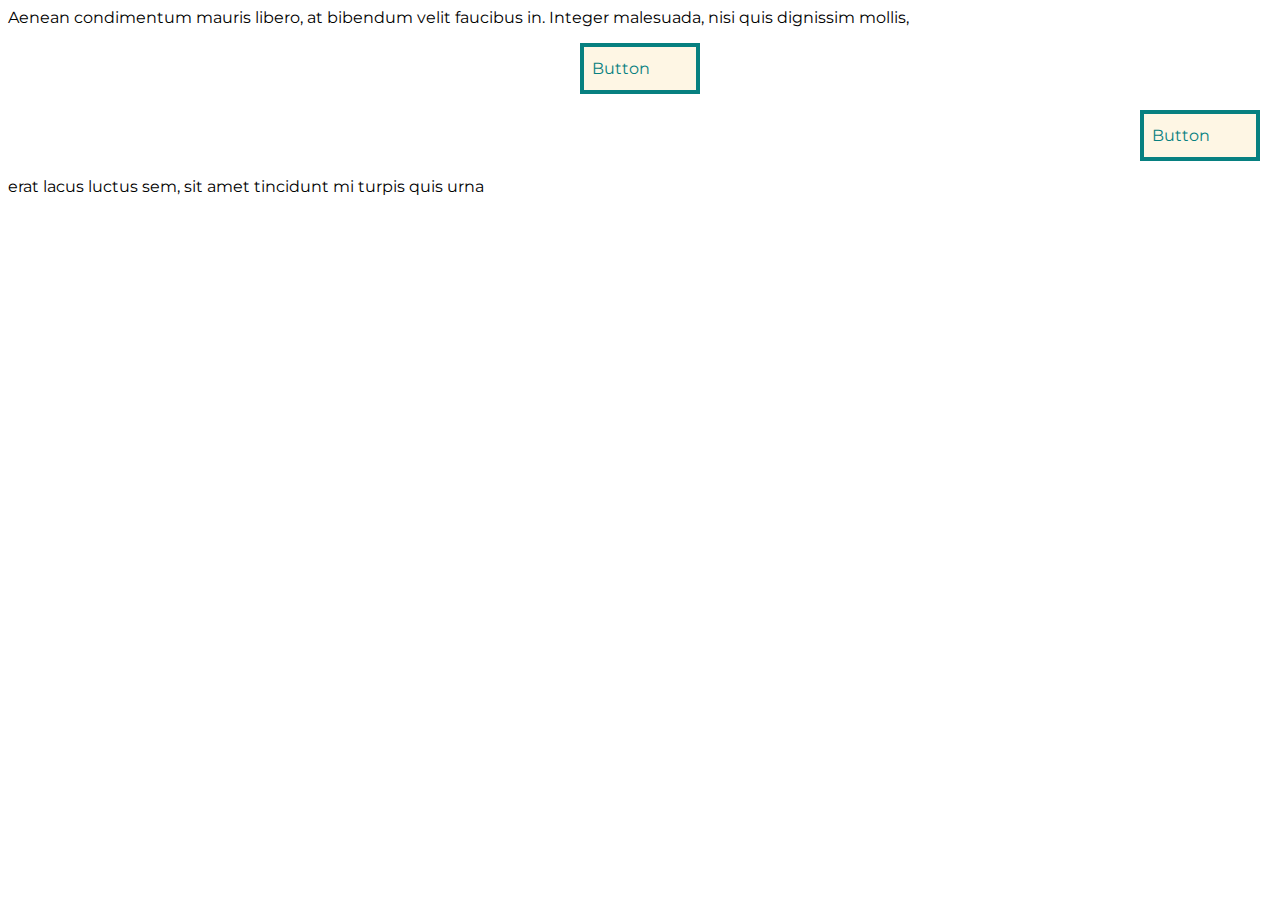
<file: box-model-tutorial-main/index.html>
<!DOCTYPE html>
<html lang="en">

<head>
  <meta charset="UTF-8">
  <meta http-equiv="X-UA-Compatible" content="IE=edge">
  <meta name="viewport" content="width=device-width, initial-scale=1.0">
  <link rel="stylesheet" href="style.css">

  <title>Box Model</title>
</head>

<body>
  <div>Aenean condimentum mauris libero, at bibendum velit faucibus in. Integer malesuada, nisi quis dignissim mollis,
    <a href="#">Button</a><a href="#">Button</a>
    erat lacus luctus sem, sit amet tincidunt mi turpis quis urna
  </div>
</body>

</html>
</file>
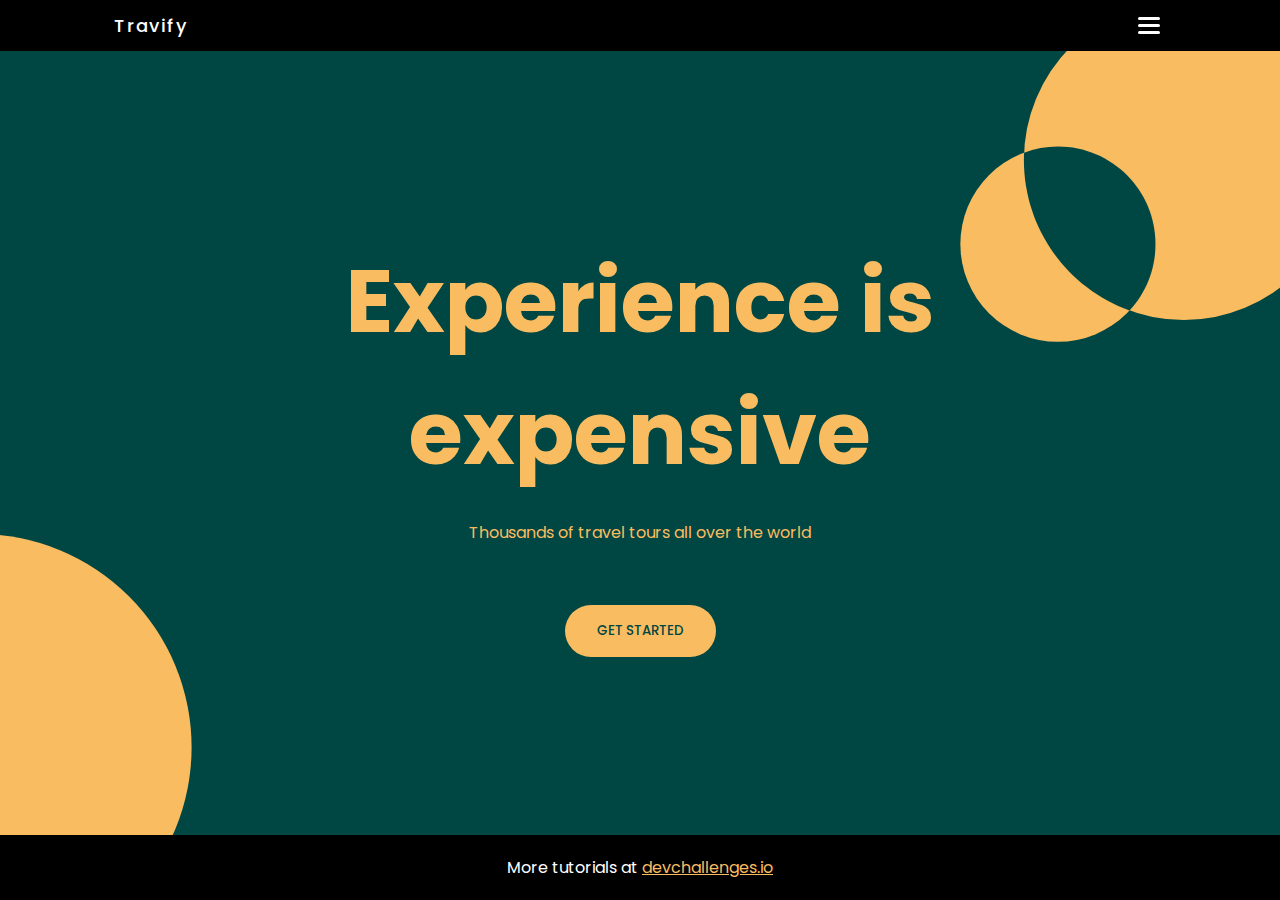
<file: CSS-Animation-Tutorial-main/index.html>
<!DOCTYPE html>
<html lang="en">

<head>
  <meta charset="UTF-8">
  <meta http-equiv="X-UA-Compatible" content="IE=edge">
  <meta name="viewport" content="width=device-width, initial-scale=1.0">
  <title>CSS Animation</title>

  <link rel="stylesheet" href="style.css">
</head>

<body>
  <header>
    <div class="container">
      <div class="header-content">
        <span class="logo">Travify</span>

        <button class="hamburger-button" id="hamburger-button" onclick="toggleNavigation()">
          <div class="hamburger-button__bar"></div>
          <div class="hamburger-button__bar"></div>
          <div class="hamburger-button__bar"></div>
        </button>
      </div>
    </div>

    <nav>
      <div class="nav" id="nav">
        <ul>
          <li class="nav-item">Search</li>
          <li class="nav-item">Premium</li>
          <li class="nav-item">Contact</li>

          <li class="nav-item nav-item__separator"></li>

          <li class="nav-item nav-item--small">Sign up</li>
          <li class="nav-item nav-item--small">Log in</li>
        </ul>
      </div>

      <div class="backdrop"></div>
    </nav>

  </header>

  <main>
    <div class="container">
      <h1>Experience is expensive</h1>

      <p>Thousands of travel tours all over the world</p>

      <button>Get started</button>

      <img src="./circles.svg" alt="circle-background" class="background-image background-image--right">
      <img src="./circles.svg" alt="circle-background" class="background-image background-image--left">

    </div>
  </main>

  <footer>
    <div class="container">More tutorials at <a href="https://devchallenges.io/">devchallenges.io</a></div>
  </footer>

  <script>
    const toggle = (elementId) => {
      const element = document.getElementById(elementId);

      if (element.classList.contains(elementId + "--open")) {
        element.classList.remove(elementId + "--open")
      } else {
        element.classList.add(elementId + "--open")
      }
    }

    const toggleNavigation = () => {
      toggle("nav");
      toggle("hamburger-button");
    }
  </script>
</body>

</html>
</file>
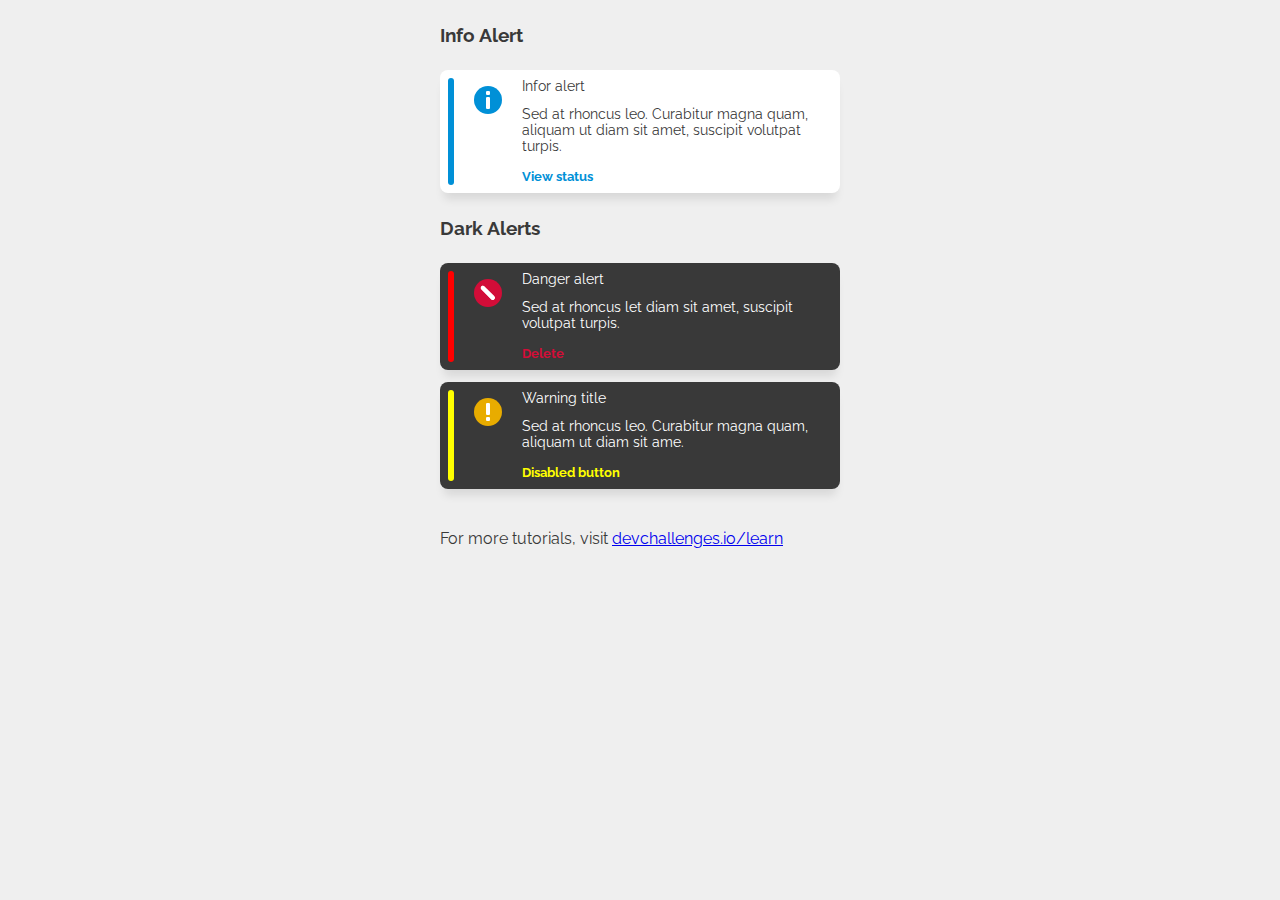
<file: CSS-Selectors-Starter-main/index.html>
<!DOCTYPE html>
<html lang="en">

<head>
  <meta charset="UTF-8">
  <meta name="viewport" content="width=device-width, initial-scale=1.0">
  <title>CSS Selectors</title>

  <link rel="stylesheet" href="style.css">
</head>

<body>
  <div id="container">
    <h3>Info Alert</h3>
    <div class="alert info">
      <div class="alert__container">
        <div class="icon">
          <img src="img/info.svg" alt="Info icon">
        </div>

        <div class="alert__details">
          <p>Infor alert</p>

          <p>Sed at rhoncus leo. Curabitur magna quam, aliquam ut diam sit amet, suscipit volutpat turpis.</p>

          <button class="info">View status</button>
        </div>

      </div>
    </div>

    <h3 class="dark-mode">Dark Alerts</h3>

    <!-- DANGER ALERT -->
    <div class="alert danger">
      <div class="alert__container">
        <div class="icon">
          <img src="img/danger.svg" alt="Info icon">
        </div>

        <div class="alert__details">
          <p>Danger alert</p>

          <p>Sed at rhoncus let diam sit amet, suscipit volutpat turpis.</p>

          <button class="danger">Delete</button>
        </div>

      </div>
    </div>

    <!-- WARNING ALERT -->
    <div class="alert warning">
      <div class="alert__container">
        <div class="icon">
          <img src="img/warning.svg" alt="Info icon">

        </div>

        <div class="alert__details">
          <p>Warning title</p>

          <p>Sed at rhoncus leo. Curabitur magna quam, aliquam ut diam sit ame.</p>

          <button class="warning" disabled>Disabled button</button>
        </div>

      </div>
    </div>


    <p>For more tutorials, visit <a href="https://devchallenges.io/learn">devchallenges.io/learn</a></p>
  </div>
</body>

</html>
</file>
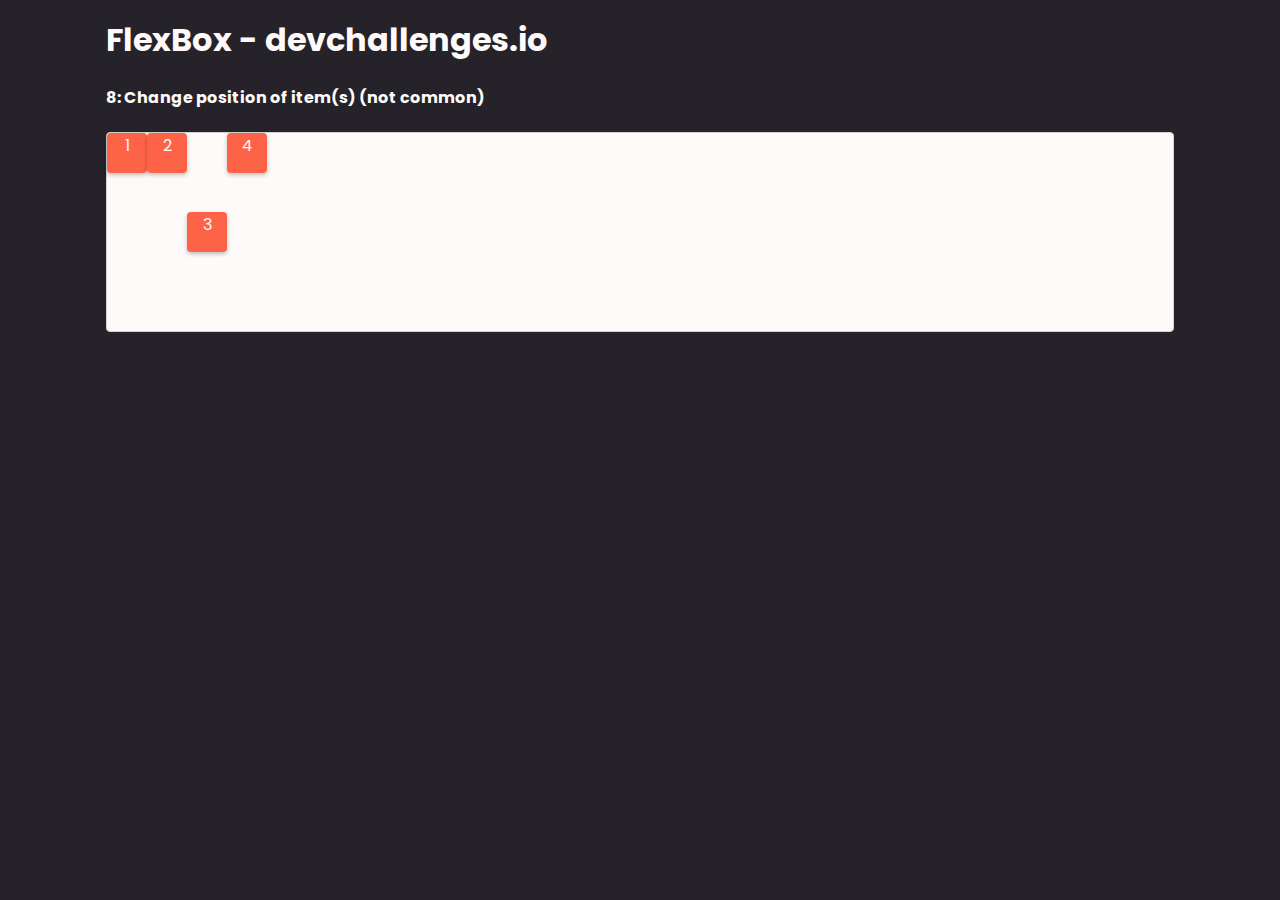
<file: Flexbox-tutorial-main/index.html>
<html lang="en">
  <head>
    <meta charset="UTF-8" />
    <meta name="viewport" content="width=device-width, initial-scale=1.0" />
    <title>FlexBox</title>

    <link rel="stylesheet" href="style.css" />
  </head>
  <body>
    <h1>FlexBox - devchallenges.io</h1>
    <!-- <div class="task task-1">
      <h4>1: Align block items in the same row</h4>

      <div class="container">
        <div class="item"></div>
        <div class="item"></div>
        <div class="item"></div>
      </div>
    </div> -->

    <!-- <div class="task task-2">
      <h4>2: Center item(s) in the middle of the container</h4>

      <div class="container">
        <div class="item"></div>
      </div>
    </div> -->

    <!-- <div class="task task-3">
      <h4>3: Distribute equal space between items</h4>

      <div class="container">
        <div class="item sm"></div>

        <div class="item lg"></div>

        <div class="item"></div>
      </div>
    </div> -->

    <!-- <div class="task task-4">
      <h4>4: Push last item to the end</h4>

      <div class="option-1">
        <div class="container">
          <div class="item sm"></div>

          <div class="item"></div>
        </div>
      </div>

      <div class="option-2">
        <div class="container">
          <div class="item sm"></div>

          <div class="item"></div>

          <div class="space"></div>

          <div class="item"></div>
        </div>
      </div>

      <div class="option-3">
        <div class="container">
          <div class="item sm"></div>

          <div class="item"></div>
        </div>
      </div>
    </div> -->

    <!-- <div class="task task-5">
      <h4>5: Build Relative Size Column</h4>

      <div class="container">
        <div class="item item-1"></div>

        <div class="item item-2"></div>

        <div class="item item-3"></div>

        <div class="item item-4"></div>
      </div>
    </div> -->

    <!-- <div class="task task-6">
      <h4>6: Build responsive Layout without and with media query</h4>

      <div class="container">
        <div class="item lg"></div>

        <div class="item lg"></div>

        <div class="item lg"></div>

        <div class="item lg"></div>

        <div class="item lg"></div>
      </div>
    </div> -->

    <!-- <div class="task task-7">
      <h4>7: Change order (not common)</h4>

      <div class="container">
        <div class="item item-1">1</div>

        <div class="item item-2">2</div>

        <div class="item item-3">3</div>

        <div class="item item-4">4</div>
      </div>
    </div> -->

    <div class="task task-8">
      <h4>8: Change position of item(s) (not common)</h4>

      <div class="container">
        <div class="item item-1">1</div>

        <div class="item item-2">2</div>

        <div class="item item-3">3</div>

        <div class="item item-4">4</div>
      </div>
    </div>
  </body>
</html>
</file>
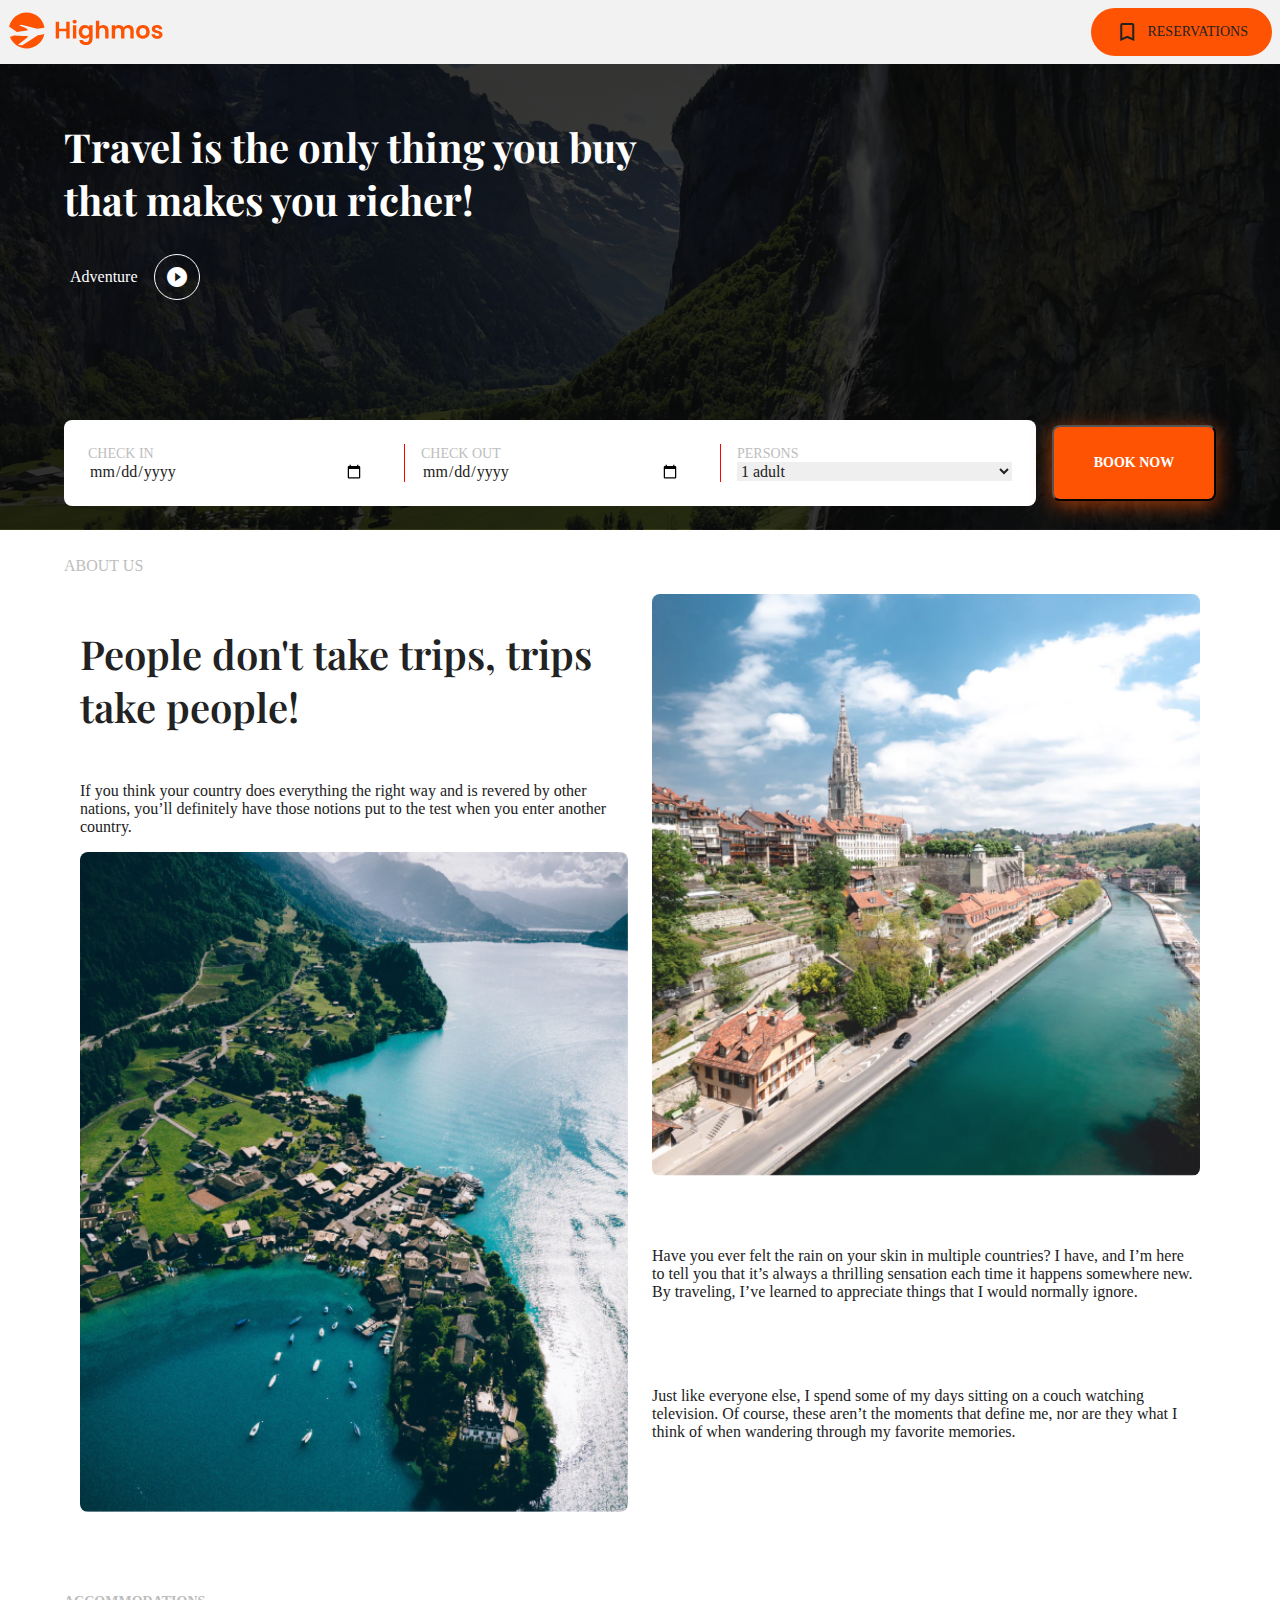
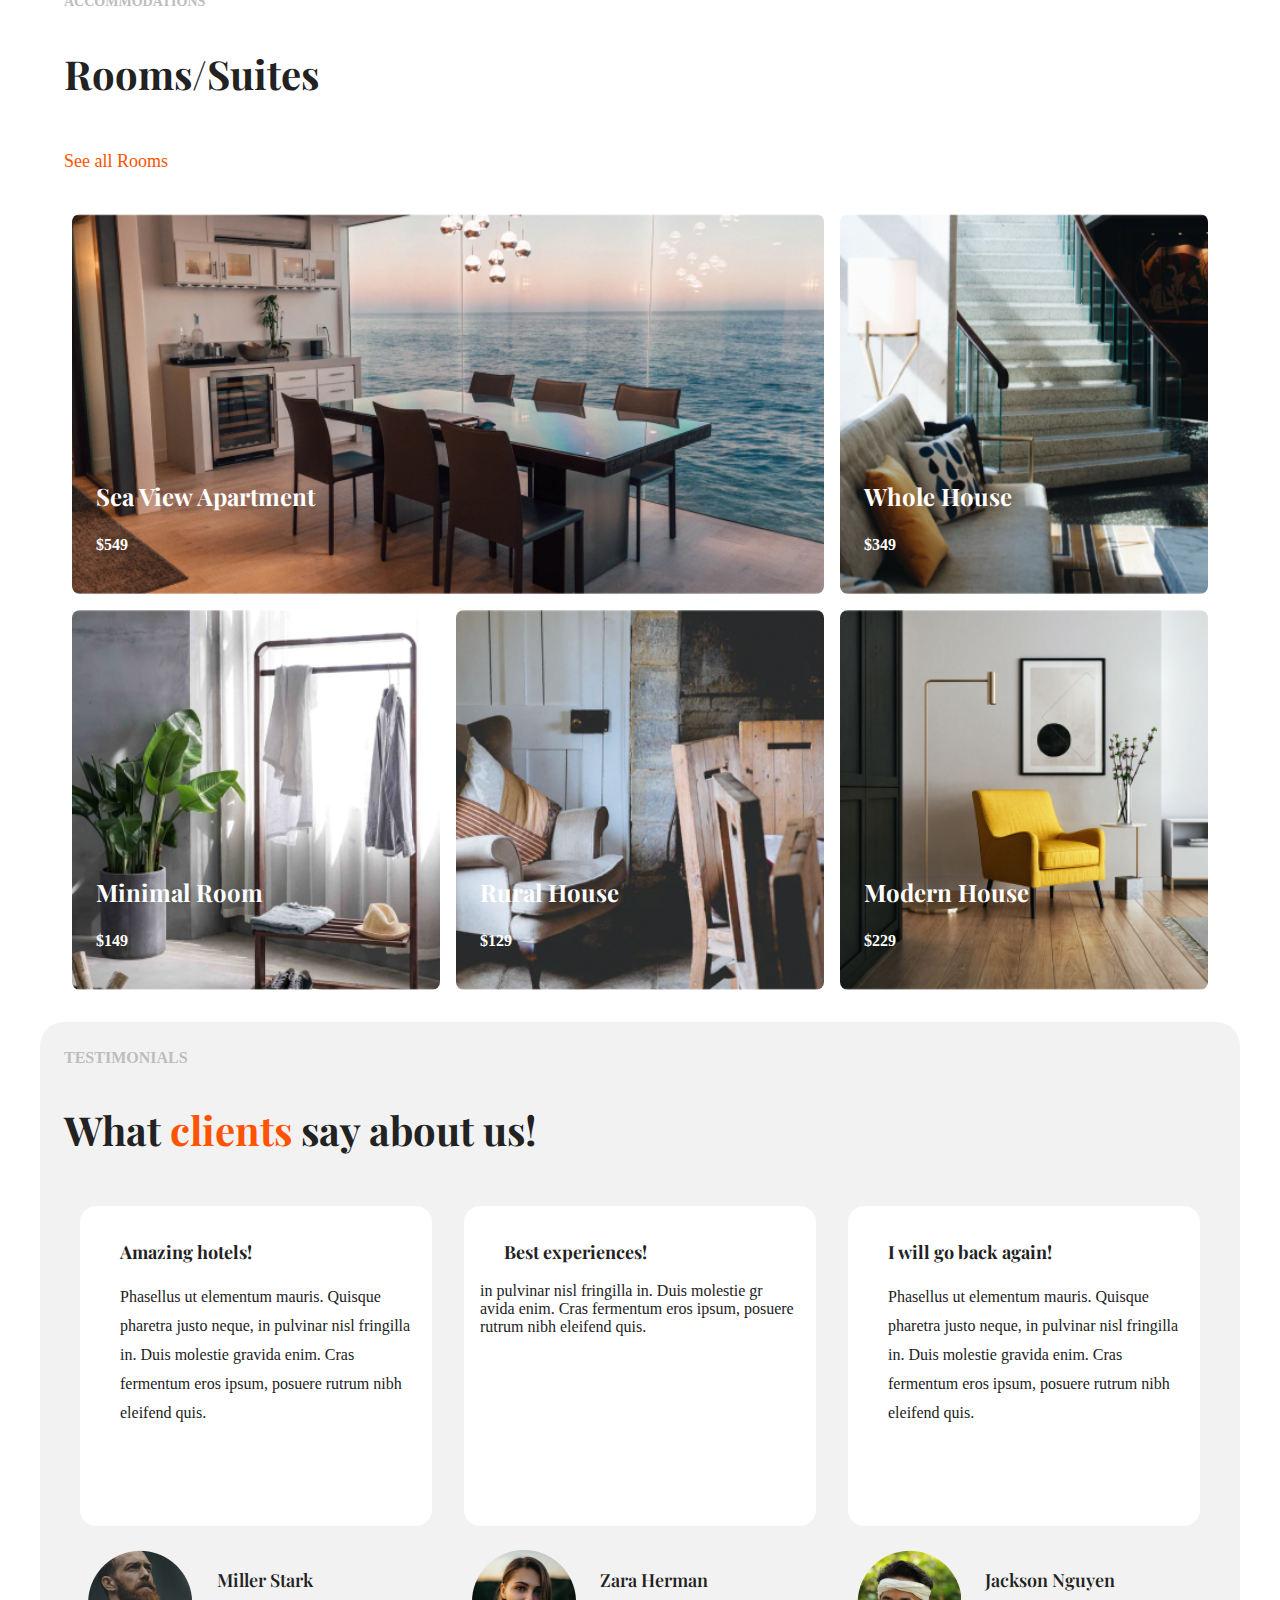
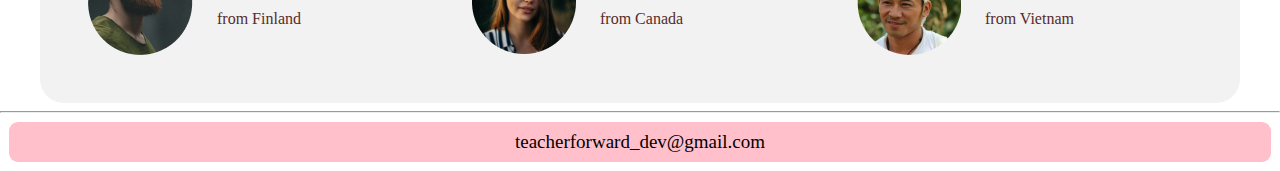
<file: Highmos-starter-main/index.html>
<!DOCTYPE html>
<html lang="en">
  <head>
    <meta charset="UTF-8" />
    <meta name="viewport" content="width=device-width, initial-scale=1.0" />

    <link rel="shortcut icon" href="favicon.ico" type="image/x-icon" />
    <link rel="stylesheet" href="https://fonts.googleapis.com/icon?family=Material+Icons">
    <link rel="stylesheet" href="style.css">
    <title>Highmos</title>
  </head>
  <body>

    <div class="heading_header">
      <div class="logo">
        <svg width="157" height="37" viewBox="0 0 157 37" fill="none" xmlns="http://www.w3.org/2000/svg">
          <path fill-rule="evenodd" clip-rule="evenodd" d="M36.3887 22.0673C34.1799 22.5479 31.9623 22.9137 29.8056 23.1902L14.4205 33.1287L9.83934 32.8993L19.9386 25.1032C19.9386 25.1032 19.9254 25.0763 19.9039 25.0286C19.8239 24.8513 19.6299 24.387 19.5793 23.9524C14.2971 24.0864 10.6809 23.7991 10.6809 23.7991C10.6809 23.7991 8.31443 23.7286 5.95908 23.5422L1.96886 25.1028C4.60645 31.7725 11.1165 36.491 18.7295 36.491C27.4532 36.491 34.7287 30.2952 36.3887 22.0673ZM1.35716 23.2723L1.80339 22.9511C1.78349 22.9445 1.76411 22.9379 1.74527 22.9312C1.51929 22.8512 1.34148 22.7643 1.20347 22.6732C1.25135 22.8742 1.3026 23.0739 1.35716 23.2723ZM0.965041 21.4985C1.10923 21.2851 1.28551 21.1424 1.28551 21.1424L0.80957 20.3497C0.849273 20.7364 0.901228 21.1195 0.965041 21.4985ZM36.5261 15.6818L29.1383 16.8266L13.5842 12.6477L11.0114 13.1626L18.2208 16.2694L20.0544 18.2341L8.94702 19.9552L1.35904 14.7978L1.08482 14.8432C2.77238 6.65096 10.031 0.490967 18.7295 0.490967C27.7224 0.490967 35.1762 7.07496 36.5261 15.6818Z" fill="white"/>
          <path d="M61.626 9.73897V26.491H58.266V19.363H51.09V26.491H47.73V9.73897H51.09V16.627H58.266V9.73897H61.626ZM66.6371 11.611C66.0451 11.611 65.5491 11.427 65.1491 11.059C64.7651 10.675 64.5731 10.203 64.5731 9.64297C64.5731 9.08297 64.7651 8.61897 65.1491 8.25097C65.5491 7.86697 66.0451 7.67497 66.6371 7.67497C67.2291 7.67497 67.7171 7.86697 68.1011 8.25097C68.5011 8.61897 68.7011 9.08297 68.7011 9.64297C68.7011 10.203 68.5011 10.675 68.1011 11.059C67.7171 11.427 67.2291 11.611 66.6371 11.611ZM68.2931 13.195V26.491H64.9331V13.195H68.2931ZM76.8208 12.979C77.8128 12.979 78.6848 13.179 79.4368 13.579C80.1888 13.963 80.7808 14.467 81.2128 15.091V13.195H84.5968V26.587C84.5968 27.819 84.3488 28.915 83.8528 29.875C83.3568 30.851 82.6128 31.619 81.6208 32.179C80.6288 32.755 79.4288 33.043 78.0208 33.043C76.1328 33.043 74.5808 32.603 73.3648 31.723C72.1648 30.843 71.4848 29.643 71.3248 28.123H74.6608C74.8368 28.731 75.2128 29.211 75.7888 29.563C76.3808 29.931 77.0928 30.115 77.9248 30.115C78.9008 30.115 79.6928 29.819 80.3008 29.227C80.9088 28.651 81.2128 27.771 81.2128 26.587V24.523C80.7808 25.147 80.1808 25.667 79.4128 26.083C78.6608 26.499 77.7968 26.707 76.8208 26.707C75.7008 26.707 74.6768 26.419 73.7488 25.843C72.8208 25.267 72.0848 24.459 71.5408 23.419C71.0128 22.363 70.7488 21.155 70.7488 19.795C70.7488 18.451 71.0128 17.259 71.5408 16.219C72.0848 15.179 72.8128 14.379 73.7248 13.819C74.6528 13.259 75.6848 12.979 76.8208 12.979ZM81.2128 19.843C81.2128 19.027 81.0528 18.331 80.7328 17.755C80.4128 17.163 79.9808 16.715 79.4368 16.411C78.8928 16.091 78.3088 15.931 77.6848 15.931C77.0608 15.931 76.4848 16.083 75.9568 16.387C75.4288 16.691 74.9968 17.139 74.6608 17.731C74.3408 18.307 74.1808 18.995 74.1808 19.795C74.1808 20.595 74.3408 21.299 74.6608 21.907C74.9968 22.499 75.4288 22.955 75.9568 23.275C76.5008 23.595 77.0768 23.755 77.6848 23.755C78.3088 23.755 78.8928 23.603 79.4368 23.299C79.9808 22.979 80.4128 22.531 80.7328 21.955C81.0528 21.363 81.2128 20.659 81.2128 19.843ZM95.3664 13.003C96.3744 13.003 97.2704 13.227 98.0544 13.675C98.8384 14.107 99.4464 14.755 99.8784 15.619C100.326 16.467 100.55 17.491 100.55 18.691V26.491H97.1904V19.147C97.1904 18.091 96.9264 17.283 96.3984 16.723C95.8704 16.147 95.1504 15.859 94.2384 15.859C93.3104 15.859 92.5744 16.147 92.0304 16.723C91.5024 17.283 91.2384 18.091 91.2384 19.147V26.491H87.8784V8.73097H91.2384V14.851C91.6704 14.275 92.2464 13.827 92.9664 13.507C93.6864 13.171 94.4864 13.003 95.3664 13.003ZM120.258 13.003C121.89 13.003 123.202 13.507 124.194 14.515C125.202 15.507 125.706 16.899 125.706 18.691V26.491H122.346V19.147C122.346 18.107 122.082 17.315 121.554 16.771C121.026 16.211 120.306 15.931 119.394 15.931C118.482 15.931 117.754 16.211 117.21 16.771C116.682 17.315 116.418 18.107 116.418 19.147V26.491H113.058V19.147C113.058 18.107 112.794 17.315 112.266 16.771C111.738 16.211 111.018 15.931 110.106 15.931C109.178 15.931 108.442 16.211 107.898 16.771C107.37 17.315 107.106 18.107 107.106 19.147V26.491H103.746V13.195H107.106V14.803C107.538 14.243 108.09 13.803 108.762 13.483C109.45 13.163 110.202 13.003 111.018 13.003C112.058 13.003 112.986 13.227 113.802 13.675C114.618 14.107 115.25 14.731 115.698 15.547C116.13 14.779 116.754 14.163 117.57 13.699C118.402 13.235 119.298 13.003 120.258 13.003ZM134.798 26.707C133.518 26.707 132.366 26.427 131.342 25.867C130.318 25.291 129.51 24.483 128.918 23.443C128.342 22.403 128.054 21.203 128.054 19.843C128.054 18.483 128.35 17.283 128.942 16.243C129.55 15.203 130.374 14.403 131.414 13.843C132.454 13.267 133.614 12.979 134.894 12.979C136.174 12.979 137.334 13.267 138.374 13.843C139.414 14.403 140.23 15.203 140.822 16.243C141.43 17.283 141.734 18.483 141.734 19.843C141.734 21.203 141.422 22.403 140.798 23.443C140.19 24.483 139.358 25.291 138.302 25.867C137.262 26.427 136.094 26.707 134.798 26.707ZM134.798 23.779C135.406 23.779 135.974 23.635 136.502 23.347C137.046 23.043 137.478 22.595 137.798 22.003C138.118 21.411 138.278 20.691 138.278 19.843C138.278 18.579 137.942 17.611 137.27 16.939C136.614 16.251 135.806 15.907 134.846 15.907C133.886 15.907 133.078 16.251 132.422 16.939C131.782 17.611 131.462 18.579 131.462 19.843C131.462 21.107 131.774 22.083 132.398 22.771C133.038 23.443 133.838 23.779 134.798 23.779ZM149.287 26.707C148.199 26.707 147.223 26.515 146.359 26.131C145.495 25.731 144.807 25.195 144.295 24.523C143.799 23.851 143.527 23.107 143.479 22.291H146.863C146.927 22.803 147.175 23.227 147.607 23.563C148.055 23.899 148.607 24.067 149.263 24.067C149.903 24.067 150.399 23.939 150.751 23.683C151.119 23.427 151.303 23.099 151.303 22.699C151.303 22.267 151.079 21.947 150.631 21.739C150.199 21.515 149.503 21.275 148.543 21.019C147.551 20.779 146.735 20.531 146.095 20.275C145.471 20.019 144.927 19.627 144.463 19.099C144.015 18.571 143.791 17.859 143.791 16.963C143.791 16.227 143.999 15.555 144.415 14.947C144.847 14.339 145.455 13.859 146.239 13.507C147.039 13.155 147.975 12.979 149.047 12.979C150.631 12.979 151.895 13.379 152.839 14.179C153.783 14.963 154.303 16.027 154.399 17.371H151.183C151.135 16.843 150.911 16.427 150.511 16.123C150.127 15.803 149.607 15.643 148.951 15.643C148.343 15.643 147.871 15.755 147.535 15.979C147.215 16.203 147.055 16.515 147.055 16.915C147.055 17.363 147.279 17.707 147.727 17.947C148.175 18.171 148.871 18.403 149.815 18.643C150.775 18.883 151.567 19.131 152.191 19.387C152.815 19.643 153.351 20.043 153.799 20.587C154.263 21.115 154.503 21.819 154.519 22.699C154.519 23.467 154.303 24.155 153.871 24.763C153.455 25.371 152.847 25.851 152.047 26.203C151.263 26.539 150.343 26.707 149.287 26.707Z" fill="white"/>
        </svg>
      </div>  
      <button class="reservations">
        <i class="material-icons">bookmark_border</i>
        reservations
      </button>
    </div>
    
    <div class="heading">
      <div class="heading_container">
        <section>
          <h1 class="heading_slogan">Travel is the only thing you buy that makes you richer!</h1>
          <button class="heading_adventure">
            adventure
            <i class="material-icons">play_circle_filled</i>
          </button>
        </section>

        <form class="booking">
          <div class="booking_inputs">
            <div class="booking_input">
              <label for="check-in">Check in</label>
              <input type="date" id="check-in">
            </div>
            <div class="booking_input">
              <label for="check-out">Check out</label>
              <input type="date" id="check-out">
            </div>
            <div class="booking_input">
              <label for="persion">Persons</label>
              <select name="personNumber" id="persons">
                <option value="">1 adult</option>
                <option value="">2 adults</option>
                <option value="">3 adults</option>
                <option value="">4 adults</option>
              </select>
            </div>
          </div>
          <button class="book_now">Book now</button>
        </form>
        

      </div>
    </div>
    <div class="about_container">
      <div class="about_us">About us</div>

      <div class="about_main">
        <div class="about_first">
          <h2 >People don't take trips, trips take people!</h2>
          <p >If you think your country does everything the 
            right way and is revered by other nations, you’ll definitely 
            have those notions put to the test when you enter another country. 
          </p>
          <img id="about_image" src="images/image-2.png" alt="">
        </div>
        <div class="about_second">
          <p >Have you ever felt the rain on your skin in 
            multiple countries? I have, and I’m here to tell you that it’s 
            always a thrilling sensation each time it happens somewhere new. By traveling, 
            I’ve learned to appreciate things that I would normally ignore. 
          </p>
          <p>Just like everyone else, I spend 
            some of my days sitting on a couch watching television. Of course, 
            these aren’t the moments that define me, nor are they what 
            I think of when wandering through my favorite memories.
          </p>
          <img id="about_image" src="images/image-3.png" alt="">

          
        </div>
      </div>
      
    </div> 
    <div class="accommodations">
      <p id="accommodations_title">accommodations</p>
      <h2 id="accommodations_header">Rooms/Suites</h2>
      <div class="accommodations_see_all">
        <p>See all Rooms</p>
        <i class="material-icons">arrow_right_alt</i>
      </div>
      <div class="rooms">
        <div class="room room_col2">
          <img src="images/stay-1.png" alt="">
          <div class="room_details">
            <p class="room_name">Sea View Apartment</p>
          <p class="room_price">$549</p>
          </div>
        </div>
        <div class="room">
          <img src="images/stay-2.png" alt="">
          <div class="room_details">
            <p class="room_name">Whole House</p>
            <p class="room_price">$349</p>
          </div>
          
        </div>
        <div class="room">
          <img src="images/stay-3.png" alt="">
          <div class="room_details">
            <p class="room_name">Minimal Room</p>
            <p class="room_price">$149</p>
          </div>
          
        </div>
        <div class="room">
          <img src="images/stay-4.png" alt="">
          <div class="room_details">
            <p class="room_name">Rural House</p>
            <p class="room_price">$129</p>
          </div>
          
        </div>
        <div class="room">
          <img src="images/stay-5.png" alt="">
          <div class="room_details">
            <p class="room_name">Modern House</p>
            <p class="room_price">$229</p>
          </div>
          
        </div>
      </div>
    </div> 
    <div class="testimonials">
      <p class="testimonials_title">testimonials</p>
      <h2 class="testimonials_header">What <span id="red">clients</span> say about us!</h2>
      <div class="feedback_cards">

        <div class="feedback_card">
          <div class="feedback_card_dialog">
            <p class="feedback_card_dialog_title">Amazing hotels!</p>
            <p class="feedback_card_dialog_content">Phasellus ut elementum mauris. 
              Quisque pharetra justo neque, in pulvinar nisl fringilla in. Duis molestie gravida enim. 
              Cras fermentum eros ipsum, posuere rutrum nibh eleifend quis.</p>
          </div>
          <div class="author">
            <img src="images/person-1.png" alt="">
            <div class="author_info">
              <p class="author_name">Miller Stark</p>
              <p class="author_address">from Finland</p>
            </div>
            
          </div>
        </div>

        <div class="feedback_card">
          <div class="feedback_card_dialog">
            <p class="feedback_card_dialog_title">Best experiences!</p>
             in pulvinar nisl fringilla in. Duis molestie gr
             avida enim. Cras fermentum eros ipsum, posuere rutrum 
             nibh eleifend quis.</p>
          </div>
          <div class="author">
            <img src="images/person-2.png" alt="">
            <div class="author_info">
              <p class="author_name">Zara Herman</p>
              <p class="author_address">from Canada</p>
            </div>
            
          </div>
        </div>

        <div class="feedback_card">
          <div class="feedback_card_dialog">
            <p class="feedback_card_dialog_title">I will go back again!</p>
            <p class="feedback_card_dialog_content">Phasellus ut elementum mauris.
              Quisque pharetra justo neque, in pulvinar nisl fringilla in. Duis molestie gravida enim. Cras fermentum eros ipsum,
               posuere rutrum nibh eleifend quis.</p>
          </div>
          <div class="author">
            <img src="images/person-3.png" alt="">
            <div class="author_info">
              <p class="author_name">Jackson Nguyen</p>
              <p class="author_address">from Vietnam</p>
            </div>
            
          </div>
        </div>

      </div>

    </div>
    <hr/>
    <h1 id="author">teacherforward_dev@gmail.com</h1>
  </body>
</html>
</file>
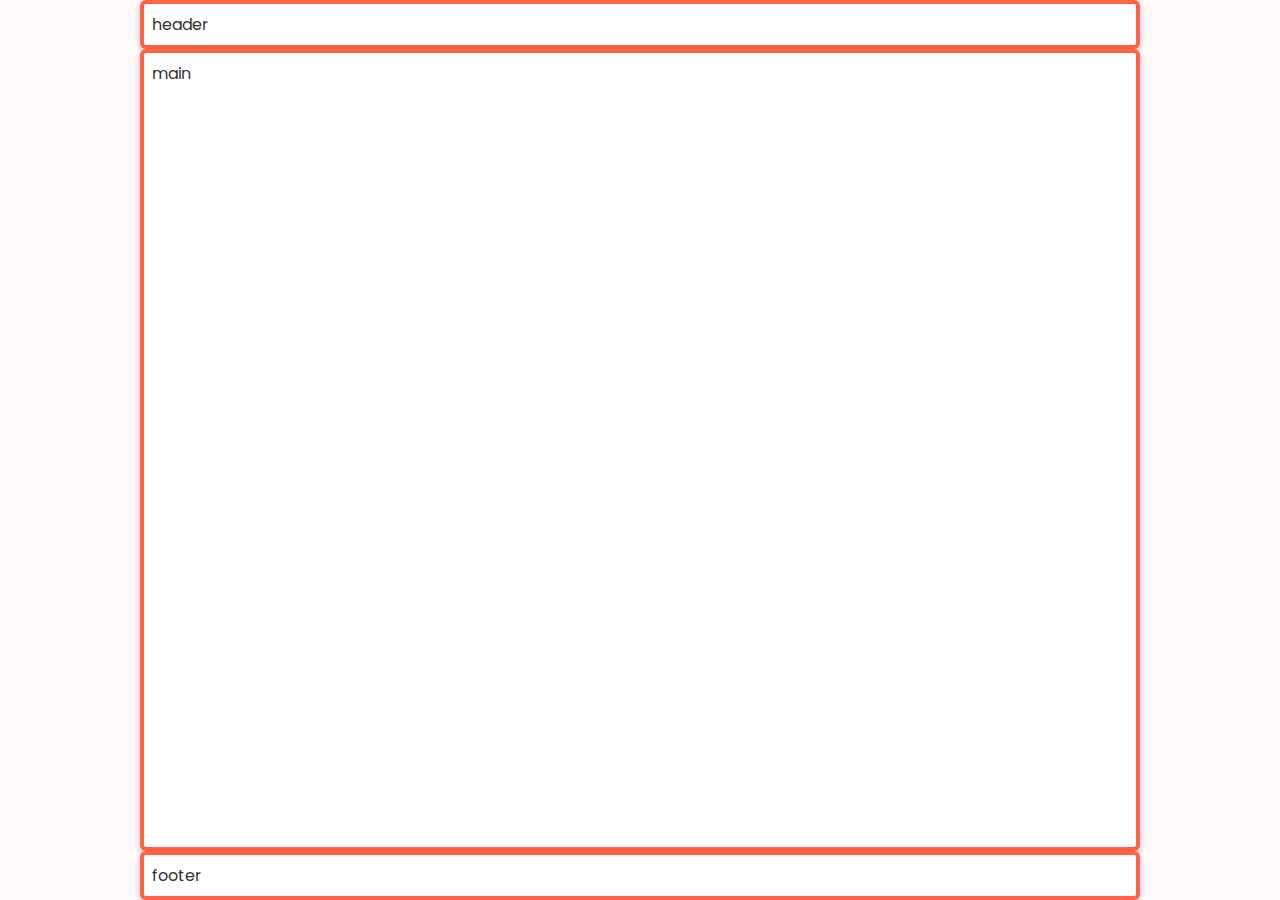
<file: CSSGrid-Tutorial-main/task1.html>
<!DOCTYPE html>
<html lang="en">
  <head>
    <meta charset="UTF-8" />
    <meta name="viewport" content="width=device-width, initial-scale=1.0" />
    <title>Grid, devchallenge.io - Task 1</title>
    <link rel="stylesheet" href="style.css" />
  </head>
  <body>
    <div class="task-1 container">
      <header class="item">header</header>

      <main class="item">main</main>

      <footer class="item">footer</footer>
    </div>
  </body>
</html>
</file>
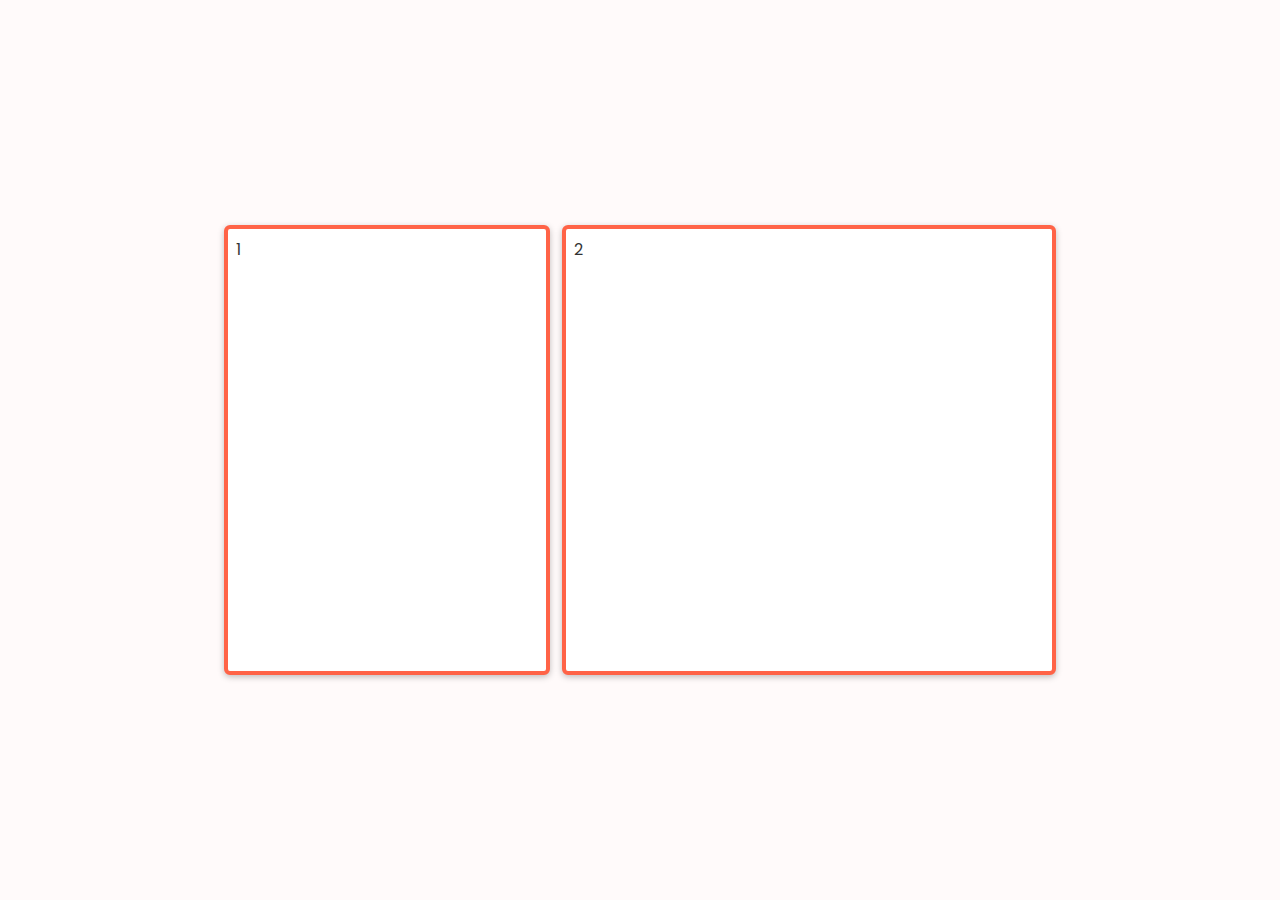
<file: CSSGrid-Tutorial-main/task2.html>
<!DOCTYPE html>
<html lang="en">
  <head>
    <meta charset="UTF-8" />
    <meta name="viewport" content="width=device-width, initial-scale=1.0" />
    <title>Grid, devchallenge.io - Task 2</title>

    <link rel="stylesheet" href="style.css" />
  </head>
  <body>
    <div class="task-2 container">
      <div class="item item-1 height-50">1</div>

      <div class="item item-2 height-50">2</div>
    </div>
  </body>
</html>
</file>
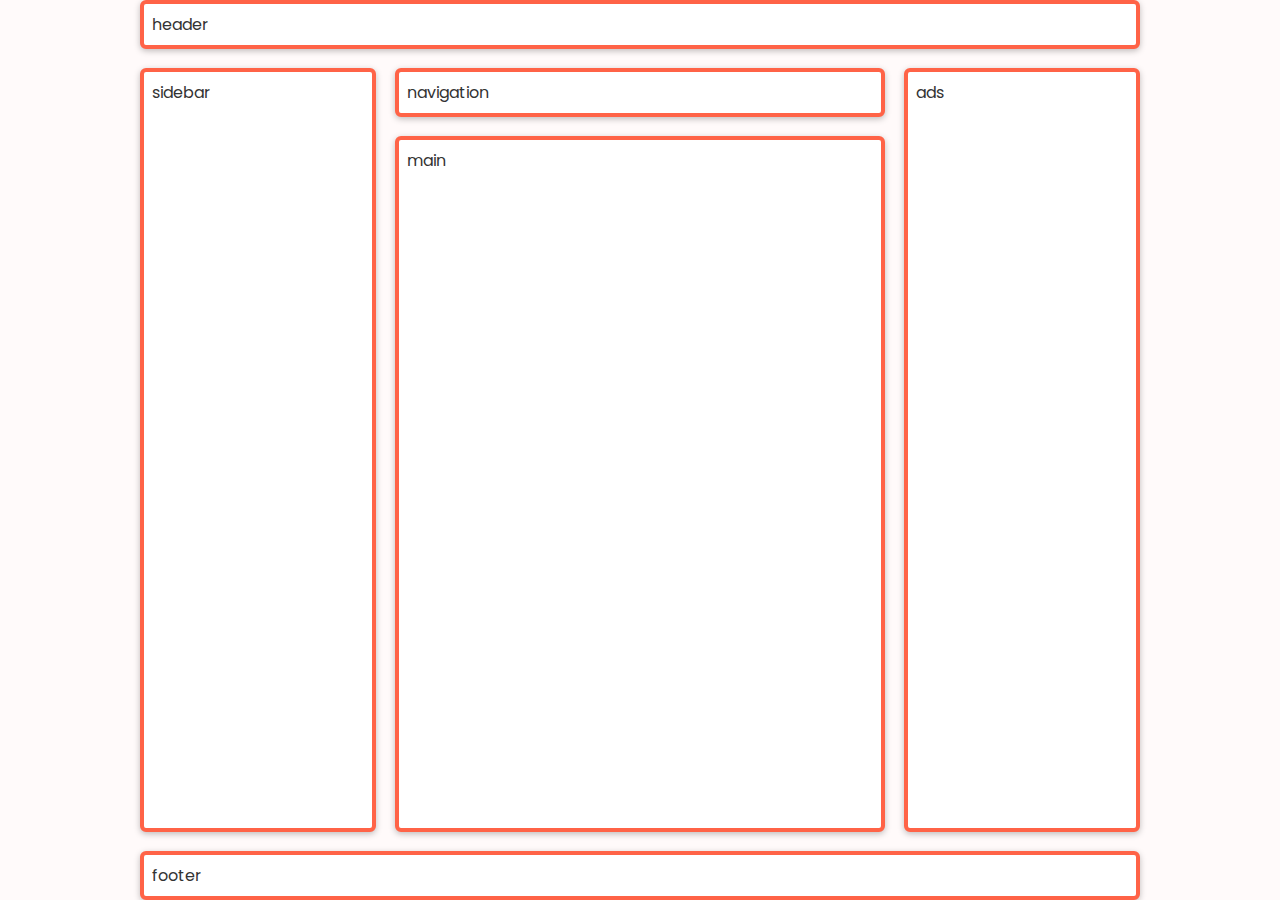
<file: CSSGrid-Tutorial-main/task3-1.html>
<!DOCTYPE html>
<html lang="en">
  <head>
    <meta charset="UTF-8" />
    <meta name="viewport" content="width=device-width, initial-scale=1.0" />
    <title>Grid, devchallenge.io - Task 3.1</title>

    <link rel="stylesheet" href="style.css" />
  </head>
  <body>
    <div class="task-3-1 container">
      <div class="item header">header</div>

      <div class="item navigation">navigation</div>

      <div class="item main">main</div>

      <div class="item sidebar">sidebar</div>

      <div class="item ads">ads</div>

      <div class="item footer">footer</div>
    </div>
  </body>
</html>
</file>
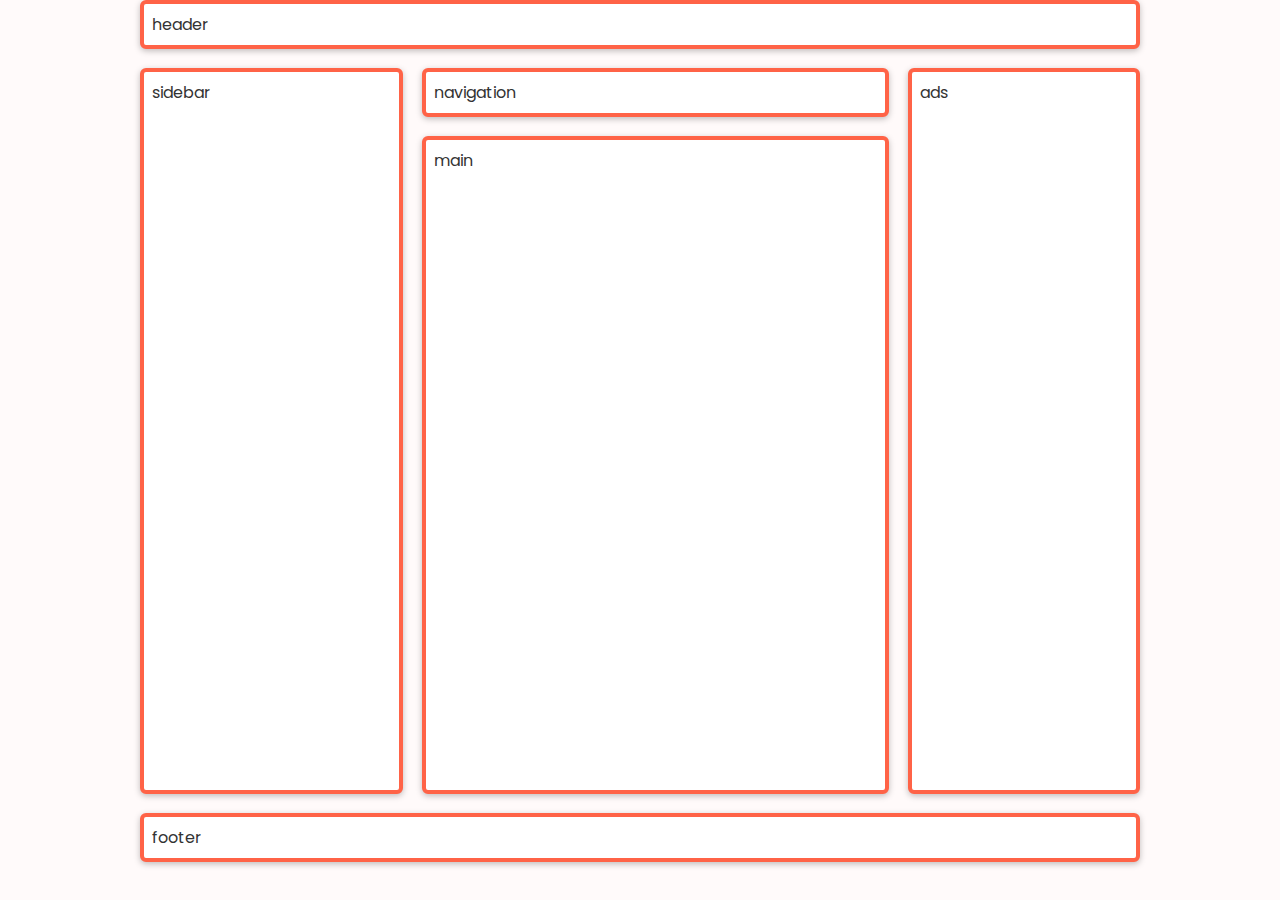
<file: CSSGrid-Tutorial-main/task3-2.html>
<!DOCTYPE html>
<html lang="en">
  <head>
    <meta charset="UTF-8" />
    <meta name="viewport" content="width=device-width, initial-scale=1.0" />
    <title>Grid, devchallenge.io - Task 3.2</title>

    <link rel="stylesheet" href="style.css" />
  </head>
  <body>
    <div class="task-3-2 container">
      <div class="item header">header</div>

      <div class="item navigation">navigation</div>

      <div class="item main">main</div>

      <div class="item sidebar">sidebar</div>

      <div class="item ads">ads</div>

      <div class="item footer">footer</div>
    </div>
  </body>
</html>
</file>
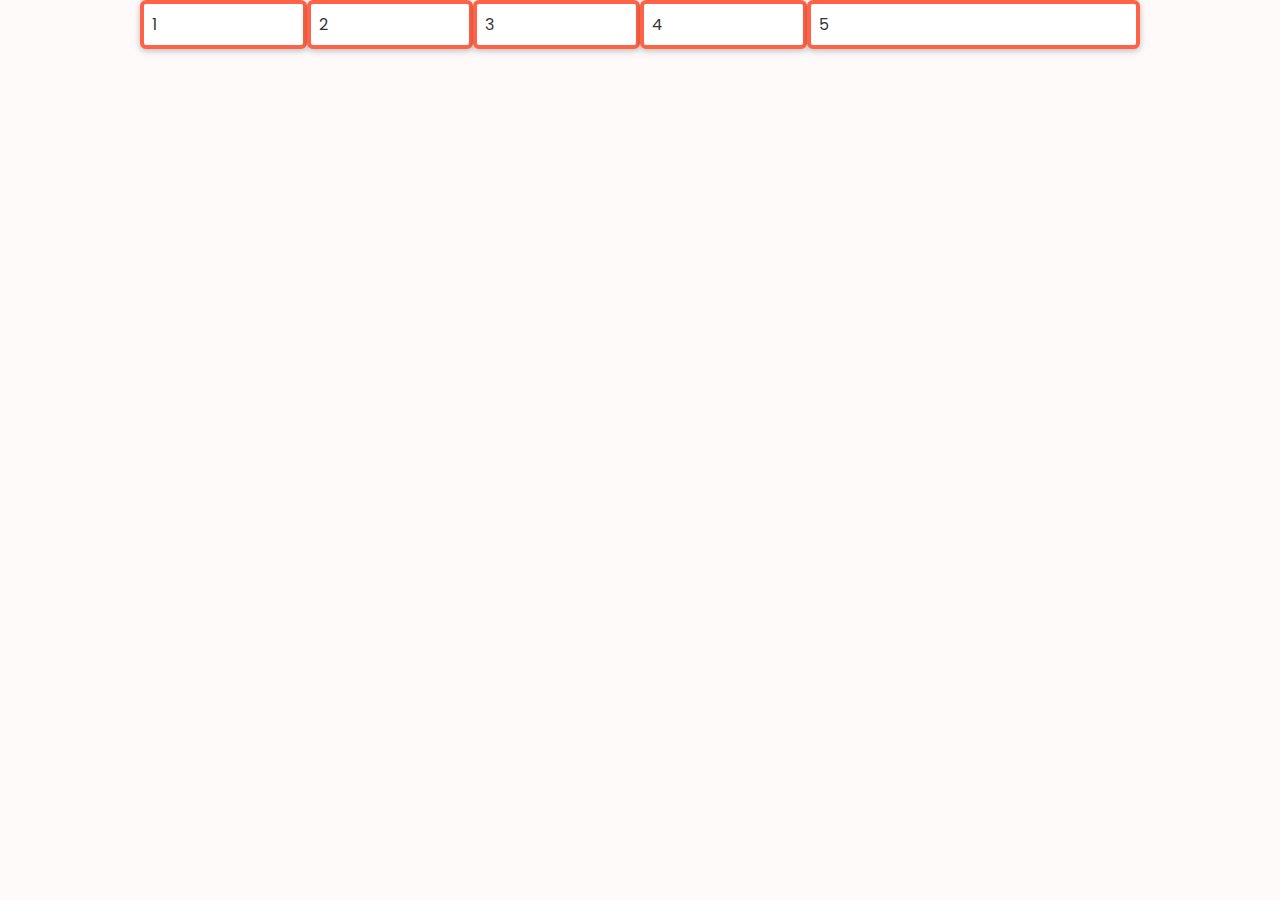
<file: CSSGrid-Tutorial-main/task4.html>
<!DOCTYPE html>
<html lang="en">
  <head>
    <meta charset="UTF-8" />
    <meta name="viewport" content="width=device-width, initial-scale=1.0" />
    <title>Grid, devchallenge.io - Task 4</title>

    <link rel="stylesheet" href="style.css" />
  </head>
  <body>
    <div class="task-4 container">
      <div class="item">1</div>

      <div class="item">2</div>

      <div class="item">3</div>

      <div class="item">4</div>

      <div class="item item-5">5</div>
    </div>
  </body>
</html>
</file>
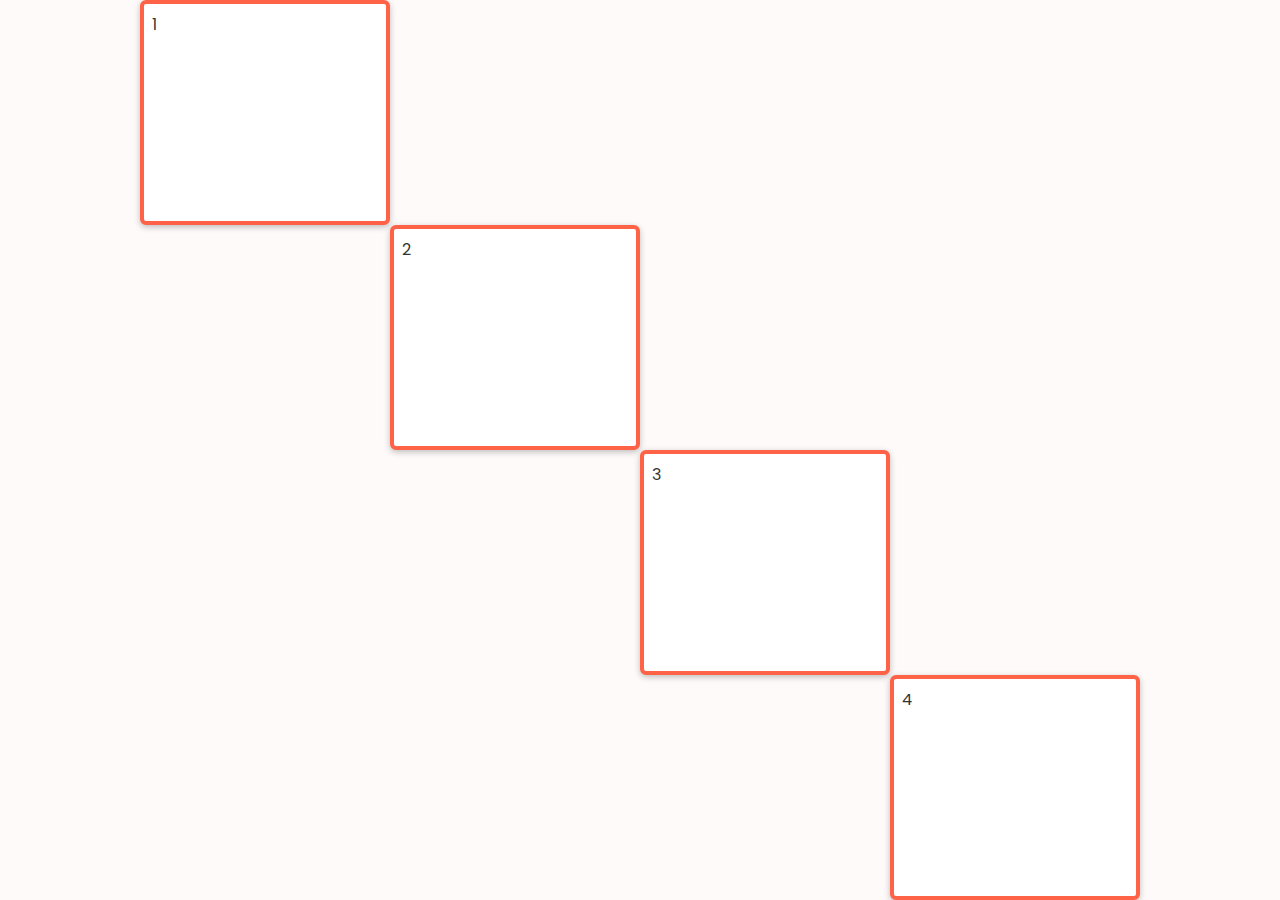
<file: CSSGrid-Tutorial-main/task5.html>
<!DOCTYPE html>
<html lang="en">
  <head>
    <meta charset="UTF-8" />
    <meta name="viewport" content="width=device-width, initial-scale=1.0" />
    <title>Grid, devchallenge.io - Task 5</title>

    <link rel="stylesheet" href="style.css" />
  </head>
  <body>
    <div class="task-5 container">
      <div class="item item-1">1</div>

      <div class="item item-2">2</div>

      <div class="item item-3">3</div>

      <div class="item item-4">4</div>
    </div>
  </body>
</html>
</file>
<file: box-model-tutorial-main/style.css>
@import url("https://fonts.googleapis.com/css2?family=Montserrat:wght@300&family=Playfair+Display&display=swap");

* {
  font-family: "Montserrat", sans-serif;
  box-sizing: border-box;
}

/* BOX MODEL */

/* Task 1: Give the button:

- 4px border with solid style and color of #078080
- Left and right padding: 8px, top and bottom padding: 12px
- Left and right margin: 12px, top and bottom margin: 16px

Task 2: Fix overlapping issue while still keeping the element inline

Task 3: Add another button right the first one. Give them `block` display and `fit-content` width, observe the margin. 

Then, align the first button in the middle of the row and the second button at the bottom of the row.

Task 4: Change the CSS so that the buttons have a width of 120px   */

a {
  text-decoration: none;
  color: #078080;
  background-color: #fef6e4;
  border: solid 4px;
  padding: 12px 8px;
  margin: 16px 12px;
  
  display: inline-block;

  display : block;
  width: fit-content;
  margin-left: auto;

  width: 120px;
  /*box-sizing: border-box; We should put this in the root of folder! So width will include margin and padding*/
 
}
a:first-child{
  margin-right: auto;
}
</file>
<file: CSS-Animation-Tutorial-main/style.css>
@import url('https://fonts.googleapis.com/css2?family=Poppins:wght@300;400;500;600&display=swap');

* {
  box-sizing: border-box;
  font-family: 'Poppins', sans-serif;
}

body {
  margin: 0;

  display: grid;
  grid-template-rows: 1fr auto;

  min-height: 100vh;
}

ul {
  list-style: none;
  padding: 0;
  margin: 0;
}

.container {
  max-width: 1100px;
  padding: 0 24px;

  margin: 0 auto;
}

header {
  background-color: black;
  color: white;

  padding: 12px 0;
  position: fixed;
  z-index: 1;
  width: 100%;
}

.header-content {
  display: flex;
  justify-content: space-between;
}

.logo {
  font-weight: 500;
  letter-spacing: 0.1em;
  font-size: 1.125rem;
}

/* Task 1: 
- Using opacity, to animate the backdrop 

Task 2:

- Using transform and translate(), to animate the side navigation

Task 3:

- Using transform and rotate(), to animate the hamburger button

Task 4:

- Using transform and scale(), to animate the button when being hovered

Task 5:

- Using keyframes, to animate h1 and p */


/* NAVIGATION */

.nav {
  position: fixed;
  top: 0;
  right: -60vw;

  height: 100vh;
  width: 60vw;
  z-index: 2;

  background-color: black;
  color: white;
  padding: 32px;
}

.nav--open {
  right: 0;
}

.nav--open + .backdrop {
  display: block;
}

.backdrop {
  content: "";
  position: fixed;
  top: 0;
  right: 0;
  height: 100vh;
  width: 100vw;
  pointer-events: none;

  background: rgba(1, 1, 1, 0.5);
  z-index: 0;

  display: none;
}

.nav-item {
  font-size: 2rem;
  font-weight: 600;

  margin-bottom: 8px;
}

.nav-item--small {
  font-size: 1.5rem;
  font-weight: 400;

  margin-bottom: 12px;
}

.nav-item__separator {
  height: 2px;
  width: 40px;
  background-color: white;

  margin: 48px 0;
}

/* HAMBURGER BUTTON */

.hamburger-button {
  background: none;
  border: none;

  position: relative;
  z-index: 10;
}

.hamburger-button__bar {
  height: 3px;
  width: 22px;
  background-color: white;
  margin-top: 4px;
  border-radius: 2px;
}

.hamburger-button__bar:nth-child(1) {
  margin-top: 0;
}

.hamburger-button--open .hamburger-button__bar:nth-child(1) {
}

.hamburger-button--open .hamburger-button__bar:nth-child(2) {
} 

.hamburger-button--open .hamburger-button__bar:nth-child(3) {
}

/* MAIN */
main {
  display: flex;
  text-align: center;

  justify-content: center;
  align-items: center;

  background-color: #004643;
  color: #f9bc60;
}

main h1 {
  max-width: 800px;
  font-size: clamp(3rem, 12vw, 5.5rem); ;
  margin-bottom: 20px;
}

main p {
  margin-bottom: 60px;
  font-weight: 400;
}

main button {
  text-transform: uppercase;
  padding: 16px 32px;
  border: none;
  border-radius: 500px;
  font-weight: 500;

  background-color: #f9bc60;
  color: #004643;
  cursor: pointer;
}

main button:hover {
}

.background-image {
  position: fixed;

  z-index: 0;
  
  width: 30vw;
}

.background-image--right {
  right: -5%;
  top: 0;
}

.background-image--left {
  bottom: -10%;
  left: -25%;

  width: 40vw;
}

/* FOOTER */
footer {
  background-color: black;
  color: white;
  padding: 20px 0;
  text-align: center;

  position: relative;
  z-index: 0;
}

footer a {
  color: #f9bc60;
}
</file>
<file: CSS-Selectors-Starter-main/style.css>
@import url("https://fonts.googleapis.com/css2?family=Raleway:wght@400;700&display=swap");

/* Step 1: Select body element and give it:
  - Background color of #efefef
  - Text color of #393939
*/
body{
  background-color: #efefef;
  color: #393939;
}

/* Step 2: Select every elements and:
  - Remove all default margin
  - Give them font family of Raleway
*/
*{
  margin:0;
  font-family: Raleway;
}
/* Step 3: Select h3 elements and:
  - Give it top and bottom margin of 24px
*/
h3{
  margin-top:24px;
  margin-bottom: 24px;
}

/* Step 4: Select button element and:
  - Remove default border, background color and padding.
  - Give it bold font weight
  - Give it pointer cursor
*/
button{
  border: none;
  background-color: transparent;
  padding: 0;
  font-weight: bold;
  cursor: pointer;
  
}
/* Step 5: Select the element with container id and:
  - Give it max width of 400px
  - Center the container on horizontal axis
*/
#container{
  max-width: 400px;
  margin: 0 auto;
}
/* Step 6: Select div elements with class of alert and give it:
  - Padding of 8px
  - White background color
  - Border radius of 8px
  - Box shadow: 0px 10px 10px -4px rgba(0, 0, 0, 0.1)
  - Margin bottom of 12px
*/
div.alert{
  padding:8px;
  background-color: white;
  border-radius: 8px;
  box-shadow:0px 10px 10px -4px rgba(0, 0, 0, 0.1) ;
  margin-bottom: 12px;
}

/* Step 7: Select elements with class of icon and give it: 
  - Top and bottom margin of 8px
  - Left and right margin of 20px 
*/
.icon{
  margin-top: 8px;margin-bottom: 8px;
  margin-left:20px;margin-right:20px;
}
/* Step 8: Select elements with class of alert__container and give it: 
  - Flex display
*/
.alert__container{
  display: flex;
}
/* Step 9: Use ::before pseudo-element to add an element inside alert container and give it: 
  - Content of an empty string
  - Min width of 6px
  - Background color of #0090d7
  - Border radius of 50px
*/
.alert__container::before{
  content: "";
  min-width: 6px;
  background-color: #0090d7;
  border-radius: 50px;
}

/* Step 10: Change the alert container pseudo-element to have: 
  - Background color of #d20d38 if inside div element with danger class
  - Background color of #e8ac00 if inside div element with warning class
*/
div.danger .alert__container::before{
  background-color: red;
}
div.warning .alert__container::before{
  background-color: yellow;
}
/* Step 11: Select elements with class of alert__details: 
  - Give it top and bottom padding of 12px
  - Give every p elements inside it font size of 14px and margin bottom of 12px
  - Give the first p element font size of 16px and font weight of bold
*/
.alert_details{
  padding: 12px 0px;
  
}
.alert__details p{
  font-size: 14px;
  margin-bottom:12px;    
 
}
.alert__details p:first{
  font-size: 16px;
  font-weight: bold;
}
/* Step 12: Select all disabled button and give it:
  - Color of grey
  - Not-allowed cursor
*/
button[disabled]{
  color: gray;
  cursor: none;
}

/* Step 13: Select all buttons and give it:
  - Color of #0090d7 if its class contains 'info'
  - Color of #d20d38 if its class contains 'danger'
  - Color of #e8ac00 if its class contains 'warning'
*/
button[class*="info"]{
  color: #0090d7;
}
button.danger{     /*it's also call class of object */
  color:#d20d38;
}
button[class*="warning"]{
  color:yellow;
}
/* Step 14: Select all p element that is direct children of the container and give it:
  - Margin top of 40px
  - Font style of italic
*/
#container>p{
  margin-top:40px;
  font: italic;
}
/* Step 15: Select all sibling alert elements of h3 elements that have class of dark-mode and give it:
 - Text color: white
 - Background color of #393939
*/
h3.dark-mode ~ .alert{
  color: white;
  background-color: #393939;
}
</file>
<file: Flexbox-tutorial-main/style.css>
@import url("https://fonts.googleapis.com/css2?family=Poppins:wght@300;400&display=swap");

* {
  box-sizing: border-box;
}

body {
  background-color: #252329;
  font-family: "Poppins", sans-serif;
  color: snow;

  max-width: 1100px;
  margin: 0 auto;
  padding: 16px;
}

.task {
  padding-bottom: 20px;
  margin-bottom: 20px;
}

.container {
  background-color: snow;
  border: 1px solid lightgray;
  height: 200px;
  border-radius: 4px;
}

.item {
  width: 40px;
  height: 40px;
  border-radius: 4px;
  box-shadow: 0px 2px 4px rgba(0, 0, 0, 0.25);
  background-color: tomato;
  text-align: center;
}

.sm {
  width: 20px;
}

.lg {
  width: 80px;
}

/* TASK 1 */

.task-1 .container {
  display: flex;
  flex-direction: row;
}

/* TASK 2 */

.task-2 .container {
  display: flex;
  justify-content: center;
  align-items: center;
}

/* TASK 3 */

.task-3 .container {
  display: flex;
  justify-content: space-between;
}

/* TASK 4 */

.task-4 .option-1 .container {
  display: flex;
  justify-content: space-between;
}

.task-4 .option-2 .container {
  display: flex;
  
}
.task-4 .option-2 .space{
  flex-grow: 1;
}

.task-4 .option-3 .container {
  display: flex;
}

.task-4 .option-3 .item:first-child {
  flex-grow:1;
}

/* TASK 5 */

.task-5 .container {
  display: flex;
}

.task-5 .item-1 {
  flex:1;
}

.task-5 .item-2 {
  flex:2;
}

.task-5 .item-3 {
  flex:3;
}

.task-5 .item-4 {
  flex:4;
}

/* TASK 6 */

.task-6 .container {
  display: flex;
  flex-wrap: wrap;
  
}

.task-6 .item {
  flex-basis: 50%;
}

@media (min-width: 720px) {
  .task-6 .item {
    flex-basis: 25%;
    
  }
}

/* TASK 7 */

.task-7 .container {
  display: flex;
}

.task-7 .item-1 {
  order: 3;
}

.task-7 .item-3 {
  order: -1;
}

/* TASK 8 */

.task-8 .container {
  display: flex;
}

.task-8 .item-3 {
  align-self: center;
}
</file>
<file: Highmos-starter-main/style.css>
@import url('https://fonts.googleapis.com/css2?family=Playfair+Display:ital,wght@0,500;1,600&display=swap');
@import url('https://fonts.googleapis.com/css2?family=Playfair+Display:ital,wght@0,500;1,600&family=Poppins:ital,wght@0,500;1,600&display=swap');

:root{
    --primary-color: #FE5303;
    --heading-font: "Playfair Display", serif;
    --spacing-sm: 8px;
    --spacing-md: 16px;
    --spacing-lg:24px;
    --spacing-2lg: 40px;
}
* {
    box-sizing: border-box;
    font: inherit;
    color: inherit;
}
body{
    margin: 0;
    color: #222;
    font: "Poppins", san-serif;

}
.heading{
    background-image: linear-gradient(rgba(0,0,0,0.75), rgba(0,0,0,0.75)),
    url("./images/image-1.png");
    color: white;
    background-repeat: no-repeat;
    background-size: cover;
    background-position: center;
    
    
}
.heading_container{
    max-width: 1200px;
    margin: 0 auto;
    padding: var(--spacing-lg);
    position: relative;
}
.heading_header{
   
    width: 100%;
    background-color: #F2F2F2;
    align-items: center;
    display: flex;
    justify-content: space-between;
    position: fixed;
    padding: var(--spacing-sm);
    z-index: 2;
    transition: background-color 300ms ease-in-out, box-shadow 300ms ease-in-out;
}
.heading_header--white-background{
    background-color: #F2F2F2;
    box-shadow: 0px 0px 20px rgba(0,0,0,0.75);
}
.heading_header--white-background .logo path{
    fill: var(--primary-color);
    
}
.heading_header .logo path{
    fill: var(--primary-color);
    
}
.heading_header .reservations{
    display: flex;
    right: 14px;
    background-color: var(--primary-color);    
    border-radius: var(--spacing-2lg);
    border: none;
    padding: 12px 24px;
    font-weight: 500;
    font-size: 0.875rem;
    align-items: center;
    text-transform: uppercase;
}
.heading_header .reservations i{
    margin-right: 8px;

}

section{
    padding: 69px 0;
}
.heading_slogan{
    font-family: var(--heading-font);
    font-weight: 700;
    font-size: var(--spacing-2lg);
    max-width: 600px;
}
.heading_adventure{
    background-color: transparent;
    border: none;
    text-transform: capitalize;
    font-size: 0.875 rem;
    display: flex;
    align-items: center;

}
.heading_adventure i{
    margin-left: var(--spacing-md);
    padding: 10px;
    border: 1px solid white;
    border-radius: 50%;
}

.booking{ 
    margin-top: 50px;
}
.booking_inputs{
    background-color: white;
    border-radius: var(--spacing-sm);
    padding: 24px;
    display: grid;
    gap: 24px;
}   
.booking_input input, .booking_input select{
    display: block;
    width: 100%;

    font-weight: 500;
    border: none;
    color: #222;
}
.booking_input label{
    font-size: 14px;
    color: #bdbdbd;
    text-transform: uppercase;
    font-weight: 500;
}

.book_now{
    background-color: var(--primary-color);
    padding: var(--spacing-lg);
    border-radius: var(--spacing-sm);
    margin-top: var(--spacing-md);
    text-transform: uppercase;
    font-weight: 600;
    font-size: 0.875rem;
    line-height: 24px;
    box-shadow: 0px 4px 20px rgba(254, 83, 3, 0.6);
}

@media screen and (min-width: 720px) {
    .booking_inputs{
        display: grid;
        grid-template-columns: repeat(3, 1fr);
       
    }
    .booking_input{
        border-left: solid 1px red;
        padding: 0 var(--spacing-md);
    }
    .booking_input:first-child{
        padding-left: 0px;
        border: none;
    }
    .booking_input:last-child{
        
        padding-right: 0px;
    }
}
@media screen and (min-width: 1280px){
    .booking{
        display: grid;
        grid-template-columns: 1fr 180px;
        gap: 0px;
        justify-content: center;
        align-items: center;        
    }
    .book_now{
        margin-left: var(--spacing-md);
        margin-top: 0;
        height: auto;
    }
}



.about_container{
    background-color: transparent;
    max-width: 1200px;
    align-items: center;
    margin: 0 auto;
    padding: var(--spacing-lg);
}
.about_us{
    line-height: 24px;
    color: #bdbdbd;
    text-transform: uppercase;
    font-size: 600;
}
.about_main{
    gap: var(--spacing-lg);
    padding:var(--spacing-md);
}
.about_first, .about_second{
    display: grid;
    
}
.about_first h2{
   font-family: var(--heading-font) ;
   font-size: var(--spacing-2lg);
   font-weight: 600;
}
.about_information{
    font-weight: 400;
    color: #bdbdbd;
    font-size: var(--spacing-md);
}
#about_image{
    border-radius: var(--spacing-sm);
    width: 100%;
    
}
@media screen and (min-width: 720px) {
    .about_main{
        display: grid;
        grid-template-columns: 1fr 1fr;
    }
    .about_second #about_image{
        order: -1;
    }
}



.accommodations{
    background-color: transparent;
    max-width: 1200px;
    margin: 0 auto;
    padding: var(--spacing-lg);
}
#accommodations_title{
    color: #bdbdbd;
    font-weight: 600;
    font-size: 14px;
    line-height: 24px;
    text-transform: uppercase;

}
#accommodations_header{
    font-family: var(--heading-font);
    font-weight: 700;
    font-size: var(--spacing-2lg);
}
.accommodations_see_all{
    display: flex;
    align-items: center;
    color: var(--primary-color);
    font-size: 18px;
    font-weight: 500;
}
.rooms{
   margin-top: var(--spacing-md);
}
.room{
    border-radius: var(--spacing-sm);
    overflow: hidden;
    position: relative;
    color: white;
    height: 380px;
    margin: var(--spacing-sm);
  
    
}
.room img{
    height: 100%;
    width: 100%;
    object-fit: cover;
    object-position: center;
    
    
}
.room .room_details{
    position: absolute;
    bottom: var(--spacing-lg);
    left: var(--spacing-lg);
}

.room .room_details .room_name{
    font-size: var(--spacing-lg);
    font-weight: 700;
    font-family: var(--heading-font);
}
.room .room_details .room_price{
    font-size: var(--spacing-md);
    font-weight: 700;
    
}
@media screen and (min-width: 720px) {
    .rooms{
        display: grid;
        grid-template-columns: repeat(2, 1fr);
        
    }
    .room_col2{
        grid-column: 1/ span 2;
    }
    
}
@media screen and (min-width: 1280px) {
    .rooms{
        grid-template-columns: 1fr 1fr 1fr;
        gap: 0;
        align-items: center;
    
    }
    .room_col2{
        padding: 0px;
        margin-right: 8px;
    }
}




.testimonials{
    max-width: 1200px;
    background-color: 
    #F2F2F2;
    margin: 0 auto;
    padding:var(--spacing-lg);
    border-radius: var(--spacing-lg);
}
.testimonials_title{
    color: #bdbdbd;
    text-transform: uppercase;
    line-height: 24px;
    font-size: 16px;
    font-weight: 600;
    margin-top: 0;
}
.testimonials_header{
    font-family: var(--heading-font);
    font-size: var(--spacing-2lg);
    font-weight: 700;

}
#red{
    color: var(--primary-color);
}
.feedback_cards{
    
}
.feedback_card{

}
.feedback_card_dialog{
    background-color: white;
    height: 320px;
    border-radius: var(--spacing-md);
    padding: var(--spacing-md);
    margin: var(--spacing-md);
}
.feedback_card_dialog_title{
    font-family: var(--heading-font);
    font-weight: 700;
    font-size: 18px;
    margin-left: var(--spacing-lg);

}
.feedback_card_dialog_content{
    font-weight: 400;
    
    font-size: 16px;
    line-height: 29px;
    margin-left: var(--spacing-lg);

}
.author{
    margin: var(--spacing-lg);
    display: flex;
    gap: var(--spacing-lg);
}
.author_name{
    font-family: var(--heading-font);
    font-size: 18px;
    font-weight: 600;
}
.author_address{
    font-size: 16px;
    font-weight: 500;
    color:  rgb(87, 43, 43);
}
@media screen and (min-width: 720px) {
    .feedback_cards{
        display: grid;
        grid-template-columns: 1fr 1fr 1fr;
    }
    
}
#author{

    display: flex;
    font-size: 19px;
    align-items: center;
    justify-content: center ;
    color: black;
    background-color: pink;
    
    padding: 9px;
    border-radius: 9px;
    margin: 9px;
}
</file>
<file: CSSGrid-Tutorial-main/style.css>
@import url("https://fonts.googleapis.com/css2?family=Poppins:wght@300;400&display=swap");

/* SET UP */

* {
  box-sizing: border-box;
}

ul {
  padding-left: 1.5rem;
}

body {
  font-family: "Poppins", sans-serif;
  color: #333;
  background-color: snow;
  margin: 0 auto;
  max-width: 1000px;
}

.item {
  padding: 8px;
  background-color: white;
  border: 4px solid tomato;
  border-radius: 6px;
  box-shadow: 0px 2px 6px rgba(0, 0, 0, 0.25);
}

.height-50 {
  height: 50vh;
}

/* Task 1 */

.task-1.container {
  display: grid;
  height: 100vh;
  grid-template-rows: auto 1fr auto;    /* create 3 grid-rows with size auto(enough to wrap) , 1 fraction and auto*/
}

/* Task 2 */

.task-2.container {
  display: grid;
  align-items: center;
  grid-template-columns: repeat(12, 1fr);
  column-gap: 12px;
  height: 100vh;
}
.task-2 .item-1 {
  grid-column: 2/span 4;
}

.task-2 .item-2 {
  grid-column: 6/span 6;

}


/* Task 3.1 */

.task-3-1.container {
  display: grid;
  height: 100vh;
  grid-template-rows: auto auto 1fr auto auto auto;
  gap: 19px;
  
}

@media (min-width: 720px) {
  .task-3-1.container {
    grid-template-columns: repeat(12, 1fr);
    grid-template-rows: auto auto 1fr auto;
  }

  .task-3-1 .header {
    grid-column :1/span 12;
  }

  .task-3-1 .navigation {
    grid-column: 1 /span 12;
  }

  .task-3-1 .main {
    grid-column: 4/span 9;
    
  }

  .task-3-1 .sidebar {
    grid-row: 3;
    grid-column: 1/span 3;
  }

  .task-3-1 .ads {
    grid-row:4;
    grid-column:1/span 3;
  }
  .task-3-1 .footer {
    grid-column: 4/span 9;
    
  }
}

@media (min-width: 1020px) {
  .task-3-1 .header {
    grid-column: 1/span 12;

  }

  .task-3-1 .navigation {
    grid-column: 4/span 6;
    grid-row:2;
  }

  .task-3-1 .main {
    grid-column: 4/ span 6;
    grid-row: 3;

  }

  .task-3-1 .sidebar {
    grid-row: 2/span 2;
  }

  .task-3-1 .ads {
    grid-row: 2/ span 2;
    grid-column: 10/span 3;
  }

  .task-3-1 .footer {
    grid-column: 1/span 12;
  }
}

/* Task 3.2 */

.task-3-2.container {
  display: grid;
  height: 100vh;
  grid-template-rows: auto auto 1fr auto auto auto;
  gap: 19px;
  grid-template-areas: 
  "header"
  "nav"
  "main"
  "sidebar"
  "ads"
  "footer";
}

.task-3-2 .header {
  grid-area: header;
}

.task-3-2 .navigation {
  grid-area: nav;
}

.task-3-2 .ads {
  grid-area: ads;
}

.task-3-2 .sidebar {
  grid-area: sidebar;
}

.task-3-2 .main {
  grid-area: main;
}

.task-3-2 .footer {
  grid-area: footer;
}

@media (min-width: 720px) {
  .task-3-2.container{
    grid-template-areas: 
    "header header header header"
    "nav nav nav nav"
    "sidebar main main main"
    "ads footer footer footer";
  }
  .task-3-2 .header {
    grid-area: header;
  }
  
  .task-3-2 .navigation {
    grid-area: nav;
  }
  
  .task-3-2 .ads {
    grid-area: ads;
  }
  
  .task-3-2 .sidebar {
    grid-area: sidebar;
  }
  
  .task-3-2 .main {
    grid-area: main;
  }
  
  .task-3-2 .footer {
    grid-area: footer;
  }

}

@media (min-width: 1020px) {
  .task-3-2.container{
    grid-template-areas:
    "header header header header"
    "sidebar nav nav ads"
    "sidebar main main ads"
    "footer footer footer footer";

  }
  .task-3-2 .header {
    grid-area: header;
  }
  
  .task-3-2 .navigation {
    grid-area: nav;
  }
  
  .task-3-2 .ads {
    grid-area: ads;
  }
  
  .task-3-2 .sidebar {
    grid-area: sidebar;
  }
  
  .task-3-2 .main {
    grid-area: main;
  }
  
  .task-3-2 .footer {
    grid-area: footer;
  }
}

/* Task 4 */

.task-4.container {
  display: grid;
  grid-template-columns: repeat(auto-fit, minmax(150px, 1fr));
}

.task-4 .item-5 {
  grid-column-end: span 2;
}

/* Task 5 */

.task-5.container {
  display: grid;
  height: 100vh;
  grid-template-columns: repeat(12, 1fr);
  grid-template-rows: repeat(12, 1fr);
}

.task-5 .item-1 {
  grid-column: 1 / span 3 ;
  grid-row: 1/ span 3;
}

.task-5 .item-2 {
  grid-column: 4/ span 3;
  grid-row: 4/span 3 ;
}

.task-5 .item-3 {
  grid-column: 7/ span 3;
  grid-row: 7/ span 3;
}

.task-5 .item-4 {
  grid-column: 10/span 3;
  grid-row: 10/ span 3;
}
</file>
